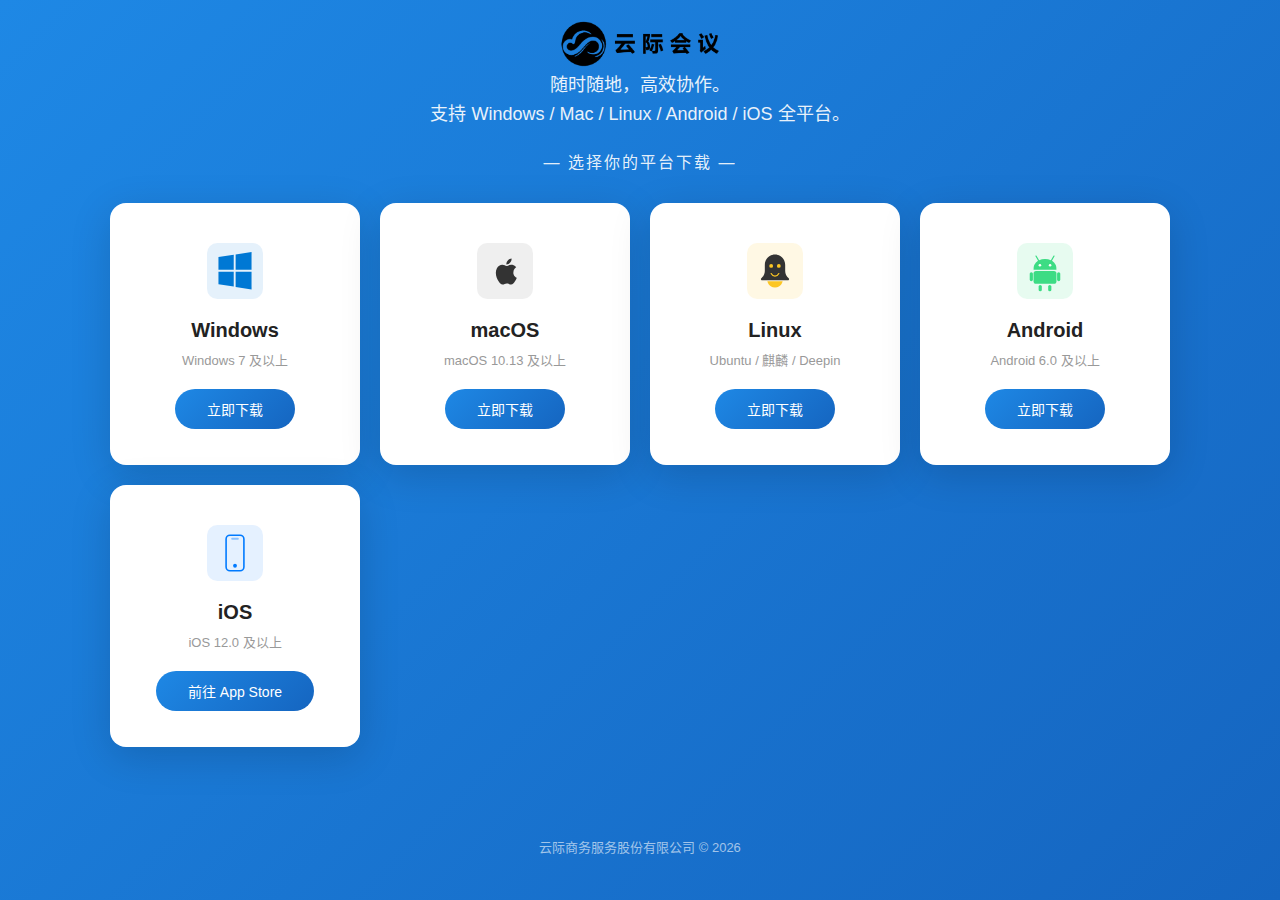
<file: index.html>
<!DOCTYPE html>
<html lang="zh-CN">
<head>
  <meta charset="UTF-8">
  <meta name="viewport" content="width=device-width, initial-scale=1.0">
  <meta http-equiv="refresh" content="0; url=download/">
</head>
<body></body>
</html>
</file>
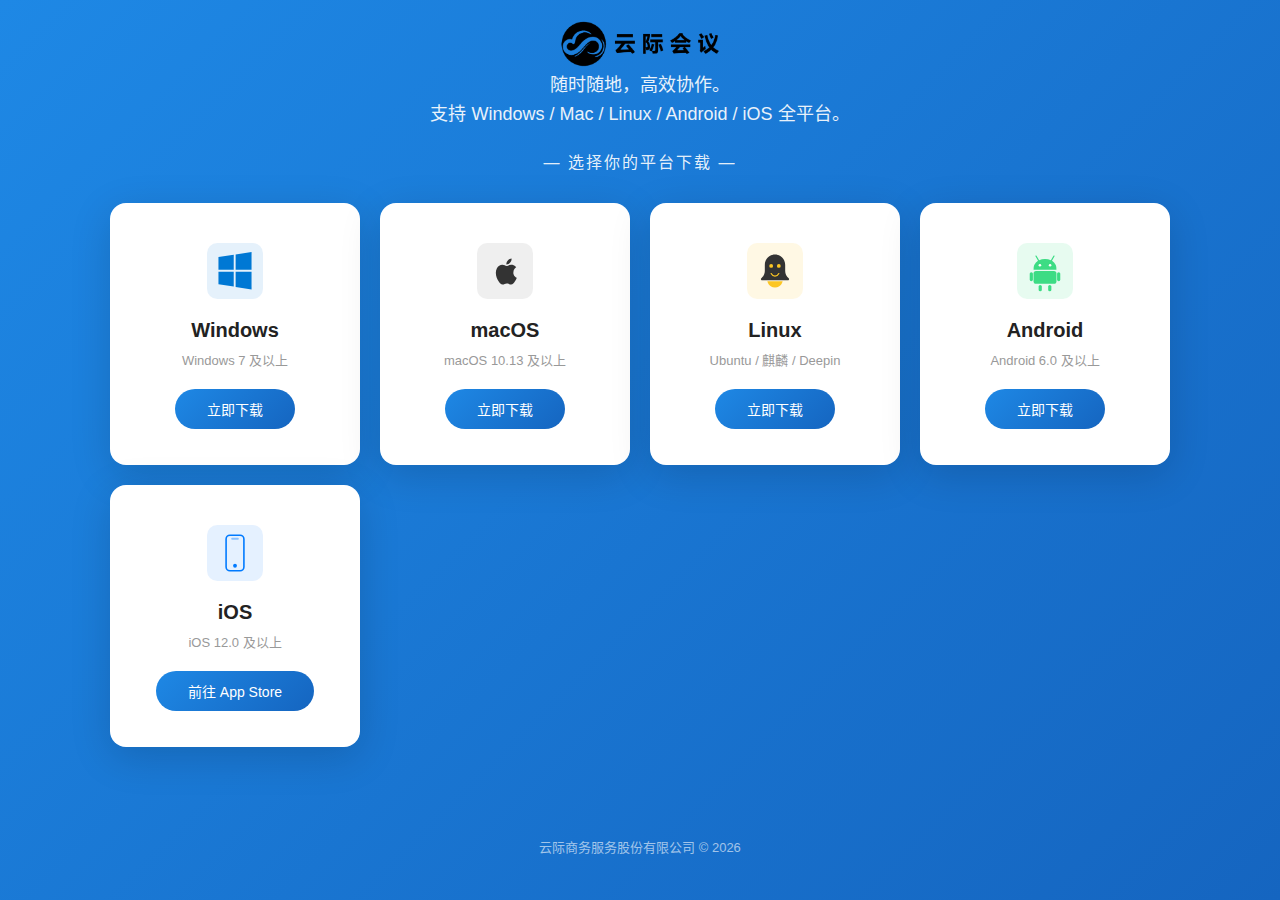
<file: download/index.html>
<!DOCTYPE html>
<html lang="zh-CN">
<head>
  <meta charset="UTF-8">
  <meta name="viewport" content="width=device-width, initial-scale=1.0">
  <title>下载云际会议</title>
  <link rel="shortcut icon" href="favicon.ico" type="image/x-icon">
  <style>
    * { margin: 0; padding: 0; box-sizing: border-box; }
    body {
      font-family: -apple-system, BlinkMacSystemFont, "Segoe UI", "PingFang SC", "Hiragino Sans GB", "Microsoft YaHei", sans-serif;
      background: linear-gradient(135deg, #1e88e5 0%, #1565c0 100%);
      min-height: 100vh;
      color: #333;
    }

    /* 顶部横幅 */
    .hero {
      text-align: center;
      padding: 20px 20px 20px;
      color: #fff;
    }
    .hero .logo {
      width: 160px; height: auto;
      border-radius: 20px;
      object-fit: contain;
    }
    .hero p { font-size: 18px; opacity: 0.9; max-width: 500px; margin: 0 auto; line-height: 1.6; }

    /* 下载卡片区域 */
    .download-section {
      max-width: 1100px;
      margin: 0 auto;
      padding: 0 20px 60px;
    }
    .section-title {
      text-align: center;
      color: rgba(255,255,255,0.9);
      font-size: 16px;
      margin-bottom: 30px;
      letter-spacing: 2px;
    }
    .cards {
      display: grid;
      grid-template-columns: repeat(auto-fit, minmax(200px, 1fr));
      gap: 20px;
    }
    .card {
      background: #fff;
      border-radius: 16px;
      padding: 36px 24px;
      text-align: center;
      box-shadow: 0 10px 40px rgba(0,0,0,0.15);
      transition: transform 0.3s, box-shadow 0.3s;
    }
    .card:hover {
      transform: translateY(-6px);
      box-shadow: 0 20px 60px rgba(0,0,0,0.2);
    }
    .card .icon {
      width: 64px; height: 64px;
      margin: 0 auto 16px;
      display: flex;
      align-items: center;
      justify-content: center;
    }
    .card .icon svg { width: 56px; height: 56px; }
    .card h3 { font-size: 20px; margin-bottom: 8px; color: #222; }
    .card .desc { font-size: 13px; color: #999; margin-bottom: 20px; }
    .card .btn {
      display: inline-block;
      padding: 10px 32px;
      background: linear-gradient(135deg, #1e88e5, #1565c0);
      color: #fff;
      text-decoration: none;
      border-radius: 30px;
      font-size: 14px;
      font-weight: 500;
      transition: opacity 0.3s, transform 0.2s;
    }
    .card .btn:hover { opacity: 0.85; transform: scale(1.05); }
    .card .btn-secondary {
      display: inline-block;
      margin-top: 8px;
      padding: 6px 20px;
      background: transparent;
      color: #1565c0;
      text-decoration: none;
      border: 1.5px solid #1565c0;
      border-radius: 30px;
      font-size: 12px;
      transition: background 0.3s, color 0.3s;
    }
    .card .btn-secondary:hover { background: #1565c0; color: #fff; }

    /* Mac 弹窗 */
    .overlay { display: none; position: fixed; inset: 0; background: rgba(0,0,0,0.5); z-index: 100; }
    .dialog {
      display: none;
      position: fixed;
      top: 50%; left: 50%;
      transform: translate(-50%, -50%);
      background: #fff;
      border-radius: 16px;
      padding: 40px;
      z-index: 101;
      max-width: 480px;
      width: 90%;
      box-shadow: 0 20px 60px rgba(0,0,0,0.3);
    }
    .dialog h3 { font-size: 20px; margin-bottom: 20px; text-align: center; }
    .dialog .dialog-btns { display: flex; gap: 12px; justify-content: center; flex-wrap: wrap; }
    .dialog .dialog-btns a {
      padding: 10px 24px;
      border-radius: 30px;
      text-decoration: none;
      font-size: 14px;
      font-weight: 500;
      transition: opacity 0.3s;
    }
    .dialog .btn-apple { background: linear-gradient(135deg, #1e88e5, #1565c0); color: #fff; }
    .dialog .btn-intel { background: #f0f0f0; color: #333; border: 1px solid #ddd; }
    .dialog .btn-apple:hover, .dialog .btn-intel:hover { opacity: 0.8; }
    .dialog .close-btn {
      position: absolute; top: 14px; right: 18px;
      background: none; border: none; font-size: 22px;
      cursor: pointer; color: #999;
    }
    .dialog .close-btn:hover { color: #333; }
    .dialog .tip { margin-top: 16px; font-size: 12px; color: #999; text-align: center; }

    /* Linux 弹窗 */
    .dialog-linux .dialog-btns { margin-bottom: 12px; }

    /* 页脚 */
    .footer {
      text-align: center;
      padding: 30px 20px;
      color: rgba(255,255,255,0.6);
      font-size: 13px;
    }
    .footer a { color: rgba(255,255,255,0.8); text-decoration: none; }
    .footer a:hover { text-decoration: underline; }

    /* 移动端适配 - 横向列表 */
    @media (max-width: 768px) {
      .hero { padding: 6px 20px 10px; }
      .hero .logo { width: 200px; }
      .hero p { font-size: 13px; max-width: 100%; padding: 0 10px; }
      .section-title { margin-bottom: 16px; font-size: 13px; }
      .cards { grid-template-columns: 1fr; gap: 10px; }
      .card {
        display: flex;
        align-items: center;
        padding: 14px 18px;
        text-align: left;
        flex-direction: row;
        gap: 14px;
      }
      .card .icon { width: 40px; height: 40px; margin: 0; flex-shrink: 0; }
      .card .icon svg { width: 36px; height: 36px; }
      .card .info { flex: 1; min-width: 0; }
      .card h3 { font-size: 16px; margin-bottom: 2px; }
      .card .desc { font-size: 12px; margin-bottom: 0; }
      .card .btn { padding: 8px 22px; font-size: 13px; white-space: nowrap; flex-shrink: 0; }
      .card .btn-secondary { display: none; }
    }
  </style>
</head>
<body>

  <!-- 顶部 -->
  <div class="hero">
    <img class="logo" src="2.png" alt="云际会议">
    <p>随时随地，高效协作。<br>支持 Windows / Mac / Linux / Android / iOS 全平台。</p>
  </div>

  <!-- 下载区域 -->
  <div class="download-section">
    <div class="section-title">— 选择你的平台下载 —</div>
    <div class="cards">

      <!-- Windows -->
      <div class="card">
        <div class="icon">
          <svg viewBox="0 0 88 88" fill="none" xmlns="http://www.w3.org/2000/svg">
            <rect width="88" height="88" rx="16" fill="#0078D4" fill-opacity="0.1"/>
            <path d="M18 22L42 18.5V42H18V22Z" fill="#0078D4"/>
            <path d="M45 18L70 14V42H45V18Z" fill="#0078D4"/>
            <path d="M18 45H42V68.5L18 65V45Z" fill="#0078D4"/>
            <path d="M45 45H70V73L45 69V45Z" fill="#0078D4"/>
          </svg>
        </div>
        <div class="info">
          <h3>Windows</h3>
          <div class="desc">Windows 7 及以上</div>
        </div>
        <a class="btn" href="../云际会议.exe" id="win-download">立即下载</a>
      </div>

      <!-- Mac -->
      <div class="card">
        <div class="icon">
          <svg viewBox="0 0 88 88" fill="none" xmlns="http://www.w3.org/2000/svg">
            <rect width="88" height="88" rx="16" fill="#333" fill-opacity="0.08"/>
            <path d="M57.3 46.2c-.1-5.2 4.2-7.8 4.4-7.9-2.4-3.5-6.1-4-7.5-4.1-3.1-.3-6.2 1.9-7.8 1.9-1.6 0-4.1-1.9-6.7-1.8-3.4.1-6.6 2-8.4 5.2-3.6 6.3-0.9 15.6 2.6 20.7 1.7 2.5 3.7 5.3 6.4 5.2 2.6-.1 3.5-1.7 6.6-1.7 3.1 0 3.9 1.7 6.6 1.6 2.8 0 4.5-2.5 6.2-5 2-2.9 2.8-5.6 2.8-5.8-.1 0-5.4-2.1-5.5-8.3z" fill="#333"/>
            <path d="M52.2 30.7c1.4-1.7 2.4-4 2.1-6.4-2 .1-4.5 1.4-5.9 3.1-1.3 1.5-2.5 4-2.2 6.3 2.3.2 4.6-1.2 6-3z" fill="#333"/>
          </svg>
        </div>
        <div class="info">
          <h3>macOS</h3>
          <div class="desc">macOS 10.13 及以上</div>
        </div>
        <a class="btn" href="javascript:;" onclick="showMacDialog()">立即下载</a>
      </div>

      <!-- Linux -->
      <div class="card">
        <div class="icon">
          <svg viewBox="0 0 88 88" fill="none" xmlns="http://www.w3.org/2000/svg">
            <rect width="88" height="88" rx="16" fill="#FCC624" fill-opacity="0.12"/>
            <path d="M44 18c-8.8 0-16 7.2-16 16v10c0 4.4-2 8.5-5.5 11.2-.8.6-1 1.7-.4 2.5.4.5 1 .8 1.6.8h40.6c.6 0 1.2-.3 1.6-.8.6-.8.4-1.9-.4-2.5C62 52.5 60 48.4 60 44V34c0-8.8-7.2-16-16-16z" fill="#333"/>
            <circle cx="38" cy="36" r="3" fill="#FCC624"/>
            <circle cx="50" cy="36" r="3" fill="#FCC624"/>
            <path d="M38 48c0 0 2 4 6 4s6-4 6-4" stroke="#FCC624" stroke-width="2" stroke-linecap="round"/>
            <path d="M32 60h24c0 0-2 10-12 10s-12-10-12-10z" fill="#FCC624"/>
          </svg>
        </div>
        <div class="info">
          <h3>Linux</h3>
          <div class="desc">Ubuntu / 麒麟 / Deepin</div>
        </div>
        <a class="btn" href="../云际会议.deb">立即下载</a>
      </div>

      <!-- Android -->
      <div class="card">
        <div class="icon">
          <svg viewBox="0 0 88 88" fill="none" xmlns="http://www.w3.org/2000/svg">
            <rect width="88" height="88" rx="16" fill="#3DDC84" fill-opacity="0.12"/>
            <path d="M33 28l-4-7a1 1 0 0 1 1.7-1l4.1 7.1A20 20 0 0 1 44 25a20 20 0 0 1 9.2 2.1L57.3 20a1 1 0 0 1 1.7 1l-4 7A16 16 0 0 1 62 42H26a16 16 0 0 1 7-14z" fill="#3DDC84"/>
            <circle cx="36" cy="35" r="2" fill="#fff"/>
            <circle cx="52" cy="35" r="2" fill="#fff"/>
            <rect x="26" y="44" width="36" height="20" rx="4" fill="#3DDC84"/>
            <rect x="20" y="46" width="5" height="14" rx="2.5" fill="#3DDC84"/>
            <rect x="63" y="46" width="5" height="14" rx="2.5" fill="#3DDC84"/>
            <rect x="34" y="66" width="5" height="10" rx="2.5" fill="#3DDC84"/>
            <rect x="49" y="66" width="5" height="10" rx="2.5" fill="#3DDC84"/>
          </svg>
        </div>
        <div class="info">
          <h3>Android</h3>
          <div class="desc">Android 6.0 及以上</div>
        </div>
        <a class="btn" href="../云际会议_1.0.0.apk" id="android-download">立即下载</a>
      </div>

      <!-- iOS -->
      <div class="card">
        <div class="icon">
          <svg viewBox="0 0 88 88" fill="none" xmlns="http://www.w3.org/2000/svg">
            <rect width="88" height="88" rx="16" fill="#007AFF" fill-opacity="0.1"/>
            <rect x="30" y="16" width="28" height="56" rx="6" stroke="#007AFF" stroke-width="2.5" fill="none"/>
            <circle cx="44" cy="64" r="3" fill="#007AFF"/>
            <rect x="38" y="20" width="12" height="3" rx="1.5" fill="#007AFF" fill-opacity="0.4"/>
          </svg>
        </div>
        <div class="info">
          <h3>iOS</h3>
          <div class="desc">iOS 12.0 及以上</div>
        </div>
        <a class="btn" href="https://testflight.apple.com/join/kFPQhPNU" id="ios-download">前往 App Store</a>
      </div>

    </div>
  </div>

  <!-- Mac 芯片选择弹窗 -->
  <div class="overlay" id="overlay" onclick="closeDialogs()"></div>
  <div class="dialog" id="macDialog">
    <button class="close-btn" onclick="closeDialogs()">&times;</button>
    <h3>选择 Mac 版本</h3>
    <div class="dialog-btns">
      <a class="btn-apple" href="#">Apple 芯片版 (M1/M2/M3)</a>
      <a class="btn-intel" href="#">Intel 芯片版</a>
    </div>
    <div class="tip">不确定芯片类型？点击左上角  → 关于本机 查看</div>
  </div>

  <!-- Linux 架构选择弹窗 -->
  <div class="dialog dialog-linux" id="linuxDialog">
    <button class="close-btn" onclick="closeDialogs()">&times;</button>
    <h3>选择 Linux 版本</h3>
    <div class="dialog-btns">
      <a class="btn-apple" href="#">x86_64 架构版</a>
      <a class="btn-intel" href="#">ARM64 架构版</a>
    </div>
    <div class="tip">仅提供 .deb 格式（Ubuntu / 麒麟 / Deepin）<br>终端输入 <code>uname -m</code> 查看架构</div>
  </div>

  <!-- 页脚 -->
  <div class="footer">
    <p>云际商务服务股份有限公司 &copy; 2026</p>
  </div>

  <script>
    function showMacDialog() {
      document.getElementById('overlay').style.display = 'block';
      document.getElementById('macDialog').style.display = 'block';
    }
    function showLinuxDialog() {
      document.getElementById('overlay').style.display = 'block';
      document.getElementById('linuxDialog').style.display = 'block';
    }
    function closeDialogs() {
      document.getElementById('overlay').style.display = 'none';
      document.getElementById('macDialog').style.display = 'none';
      document.getElementById('linuxDialog').style.display = 'none';
    }
    // ESC 关闭弹窗
    document.addEventListener('keydown', function(e) {
      if (e.key === 'Escape') closeDialogs();
    });
  </script>
</body>
</html>
</file>
